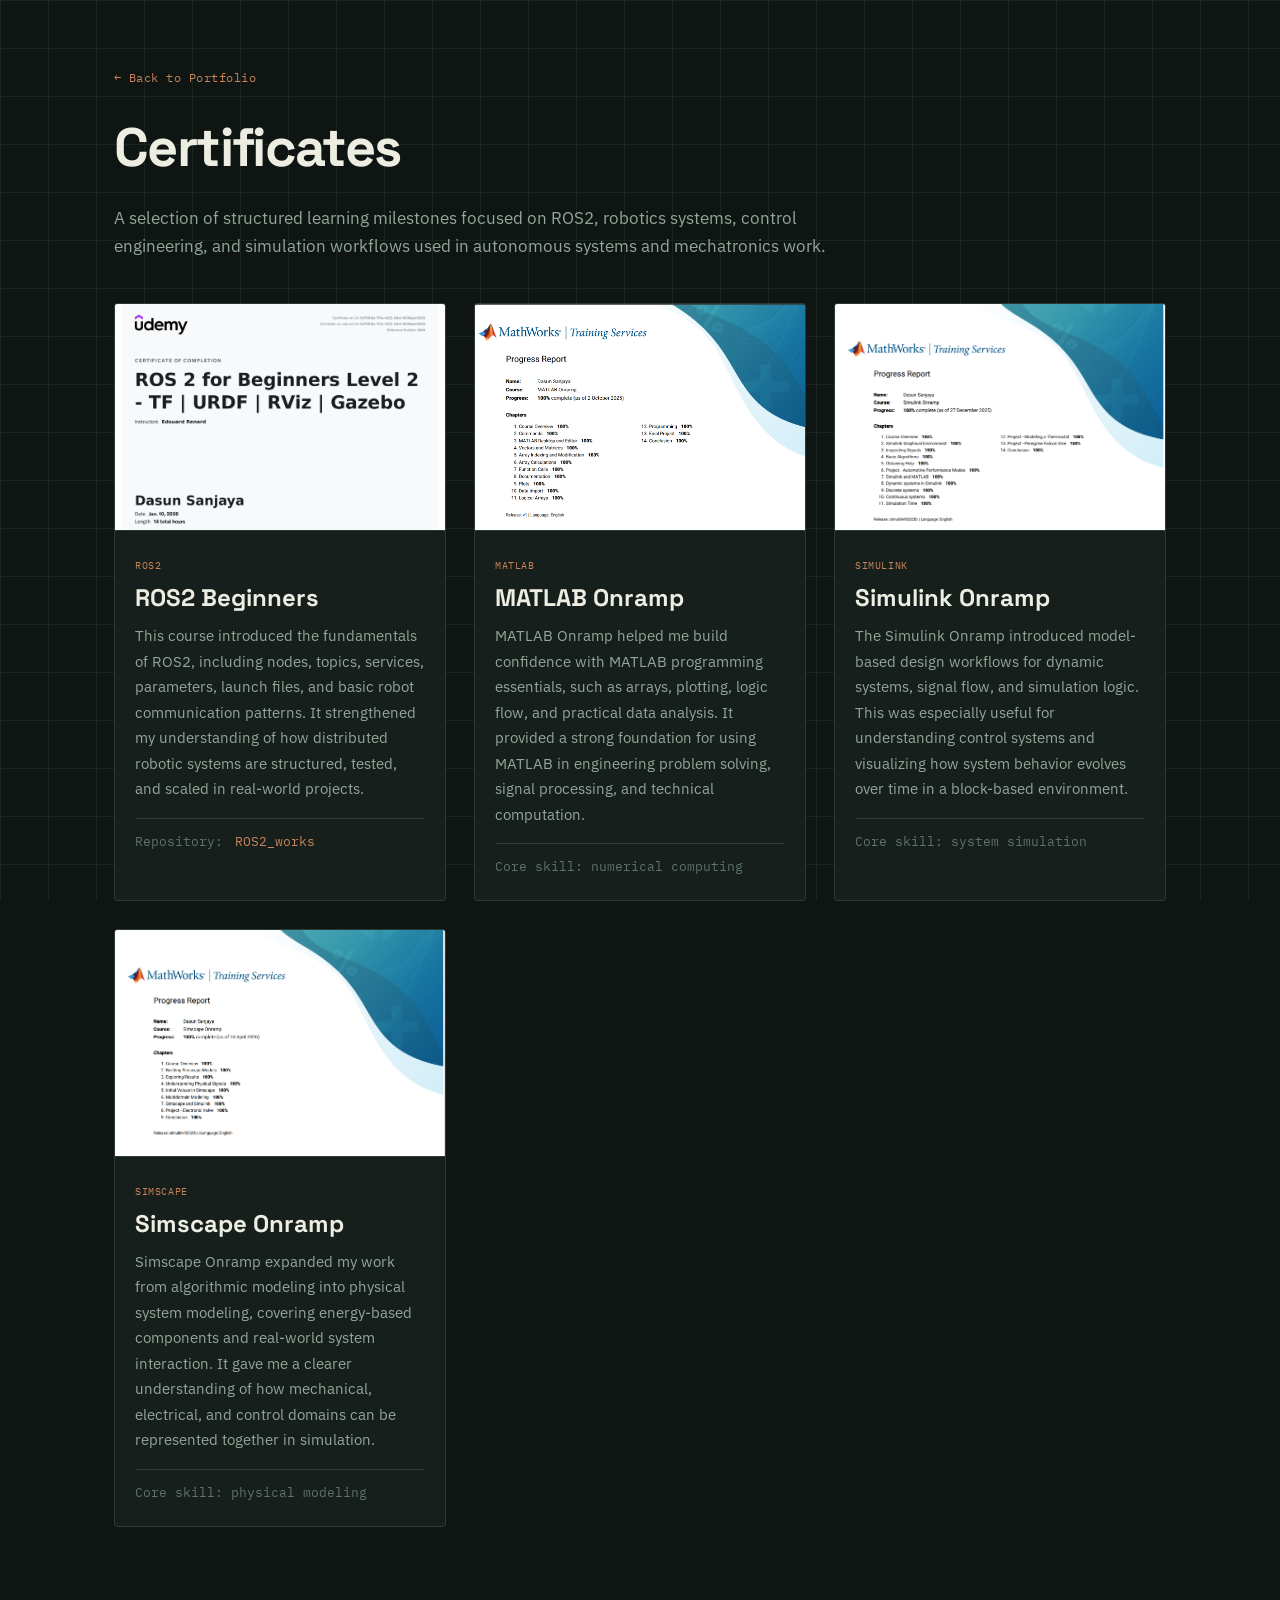
<file: certifications.html>
<!DOCTYPE html>
<html lang="en">
<head>
  <meta charset="UTF-8">
  <meta name="viewport" content="width=device-width, initial-scale=1.0">
  <title>Certifications — Dasun Nimeth Sanjaya</title>
  <meta name="description" content="Certificates and learning milestones in ROS2, MATLAB, Simulink, and Simscape for Dasun Nimeth Sanjaya.">
  <link rel="preconnect" href="https://fonts.googleapis.com">
  <link rel="preconnect" href="https://fonts.gstatic.com" crossorigin>
  <link href="https://fonts.googleapis.com/css2?family=Space+Grotesk:wght@500;600;700&family=IBM+Plex+Sans:wght@400;500;600&family=IBM+Plex+Mono:wght@400;500&display=swap" rel="stylesheet">
  <link rel="stylesheet" href="style.css">
  <style>
    .cert-page {
      max-width: 1100px;
      margin: 0 auto;
      padding: 64px 24px 80px;
    }

    .cert-page__header {
      margin-bottom: 42px;
    }

    .cert-page__back {
      display: inline-flex;
      align-items: center;
      gap: 8px;
      color: var(--copper);
      font-family: var(--font-mono);
      font-size: 12px;
      letter-spacing: 0.04em;
      margin-bottom: 18px;
    }

    .cert-page__title {
      font-size: clamp(32px, 5vw, 54px);
      letter-spacing: -0.03em;
      margin-bottom: 12px;
    }

    .cert-page__intro {
      max-width: 720px;
      color: var(--ink-dim);
      font-size: 17px;
      line-height: 1.7;
    }

    .cert-list {
      display: grid;
      grid-template-columns: repeat(auto-fit, minmax(300px, 1fr));
      gap: 28px;
      margin-top: 32px;
    }

    .cert-card {
      background: var(--bg-1);
      border: 1px solid var(--line);
      border-radius: var(--radius);
      overflow: hidden;
      transition: border-color 0.2s ease, transform 0.2s ease;
    }

    .cert-card:hover {
      border-color: var(--line-bright);
      transform: translateY(-2px);
    }

    .cert-card__image {
      position: relative;
      aspect-ratio: 16 / 11;
      background: var(--bg-2);
      border-bottom: 1px solid var(--line);
      display: flex;
      align-items: center;
      justify-content: center;
      overflow: hidden;
    }

    .cert-card__image img {
      width: 100%;
      height: 100%;
      object-fit: cover;
      display: block;
    }

    .cert-card__image--missing {
      color: var(--ink-dim);
      font-family: var(--font-mono);
      font-size: 11px;
      letter-spacing: 0.05em;
      text-transform: uppercase;
      padding: 18px;
      text-align: center;
      background-image:
        linear-gradient(45deg, var(--bg-1) 25%, transparent 25%),
        linear-gradient(-45deg, var(--bg-1) 25%, transparent 25%),
        linear-gradient(45deg, transparent 75%, var(--bg-1) 75%),
        linear-gradient(-45deg, transparent 75%, var(--bg-1) 75%);
      background-size: 16px 16px;
      background-position: 0 0, 0 8px, 8px -8px, -8px 0px;
    }

    .cert-card__body {
      padding: 20px 20px 24px;
    }

    .cert-card__tag {
      display: inline-block;
      font-family: var(--font-mono);
      font-size: 10px;
      letter-spacing: 0.06em;
      color: var(--copper);
      margin-bottom: 10px;
      text-transform: uppercase;
    }

    .cert-card__title {
      font-size: 24px;
      margin-bottom: 10px;
      line-height: 1.2;
    }

    .cert-card__description {
      color: var(--ink-dim);
      font-size: 15px;
      line-height: 1.7;
      margin-bottom: 16px;
    }

    .cert-card__meta {
      display: flex;
      flex-wrap: wrap;
      gap: 12px;
      align-items: center;
      border-top: 1px solid var(--line);
      padding-top: 12px;
      color: var(--ink-faint);
      font-size: 12.5px;
      font-family: var(--font-mono);
    }

    .cert-card__meta a {
      color: var(--copper);
    }

    @media (max-width: 640px) {
      .cert-page {
        padding-top: 48px;
      }
    }
  </style>
</head>
<body>
  <div class="pcb-grid" aria-hidden="true"></div>

  <main class="cert-page">
    <header class="cert-page__header">
      <a href="index.html" class="cert-page__back mono">← Back to Portfolio</a>
      <h1 class="cert-page__title">Certificates</h1>
      <p class="cert-page__intro">
        A selection of structured learning milestones focused on ROS2, robotics systems,
        control engineering, and simulation workflows used in autonomous systems and mechatronics work.
      </p>
    </header>

    <section class="cert-list" aria-label="Professional certificates">
      <article class="cert-card">
        <div class="cert-card__image">
          <img src="assets/certifications/ROS%202%20for%20Beginners%20Level%202.jpg" alt="ROS2 Beginners certificate">
        </div>
        <div class="cert-card__body">
          <span class="cert-card__tag">ROS2</span>
          <h2 class="cert-card__title">ROS2 Beginners</h2>
          <p class="cert-card__description">
            This course introduced the fundamentals of ROS2, including nodes, topics, services,
            parameters, launch files, and basic robot communication patterns. It strengthened my
            understanding of how distributed robotic systems are structured, tested, and scaled in
            real-world projects.
          </p>
          <div class="cert-card__meta">
            <span>Repository:</span>
            <a href="https://github.com/dasunsanjaya080/ROS2_works" target="_blank" rel="noopener">ROS2_works</a>
          </div>
        </div>
      </article>

      <article class="cert-card">
        <div class="cert-card__image">
          <img src="assets/certifications/matlabonramp.png" alt="MATLAB Onramp certificate">
        </div>
        <div class="cert-card__body">
          <span class="cert-card__tag">MATLAB</span>
          <h2 class="cert-card__title">MATLAB Onramp</h2>
          <p class="cert-card__description">
            MATLAB Onramp helped me build confidence with MATLAB programming essentials, such as arrays,
            plotting, logic flow, and practical data analysis. It provided a strong foundation for using
            MATLAB in engineering problem solving, signal processing, and technical computation.
          </p>
          <div class="cert-card__meta">
            <span>Core skill: numerical computing</span>
          </div>
        </div>
      </article>

      <article class="cert-card">
        <div class="cert-card__image">
          <img src="assets/certifications/simulinkonramp.png" alt="Simulink Onramp certificate">
        </div>
        <div class="cert-card__body">
          <span class="cert-card__tag">Simulink</span>
          <h2 class="cert-card__title">Simulink Onramp</h2>
          <p class="cert-card__description">
            The Simulink Onramp introduced model-based design workflows for dynamic systems, signal flow,
            and simulation logic. This was especially useful for understanding control systems and visualizing
            how system behavior evolves over time in a block-based environment.
          </p>
          <div class="cert-card__meta">
            <span>Core skill: system simulation</span>
          </div>
        </div>
      </article>

      <article class="cert-card">
        <div class="cert-card__image">
          <img src="assets/certifications/simscapeonramp.png" alt="Simscape Onramp certificate">
        </div>
        <div class="cert-card__body">
          <span class="cert-card__tag">Simscape</span>
          <h2 class="cert-card__title">Simscape Onramp</h2>
          <p class="cert-card__description">
            Simscape Onramp expanded my work from algorithmic modeling into physical system modeling,
            covering energy-based components and real-world system interaction. It gave me a clearer
            understanding of how mechanical, electrical, and control domains can be represented together
            in simulation.
          </p>
          <div class="cert-card__meta">
            <span>Core skill: physical modeling</span>
          </div>
        </div>
      </article>
    </section>
  </main>
</body>
</html>
</file>
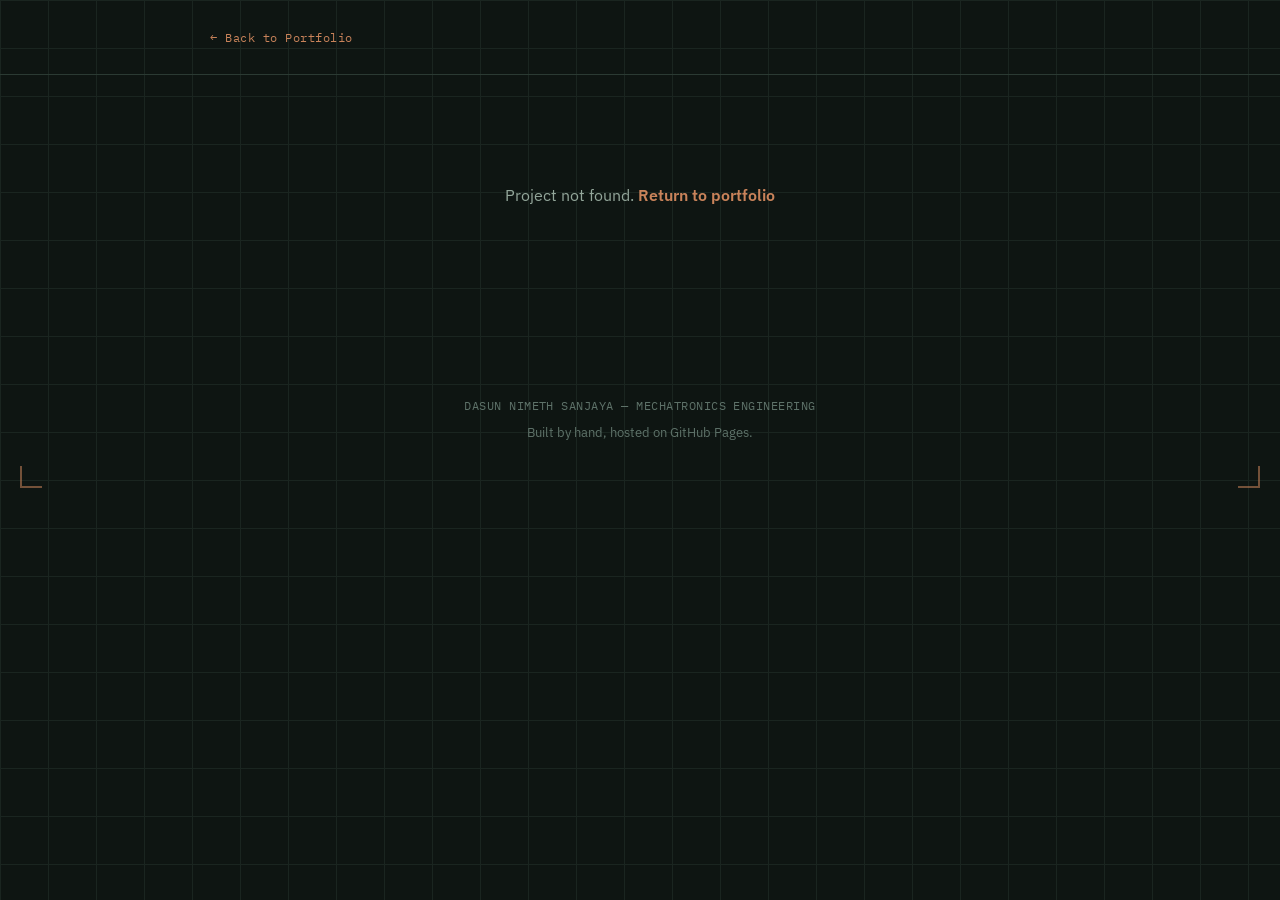
<file: project-detail.html>
<!DOCTYPE html>
<html lang="en">
<head>
  <meta charset="UTF-8">
  <meta name="viewport" content="width=device-width, initial-scale=1.0">
  <title>Project Details — Dasun Nimeth Sanjaya</title>
  <meta name="description" content="Detailed project information and gallery">
  <link rel="preconnect" href="https://fonts.googleapis.com">
  <link rel="preconnect" href="https://fonts.gstatic.com" crossorigin>
  <link href="https://fonts.googleapis.com/css2?family=Space+Grotesk:wght@500;600;700&family=IBM+Plex+Sans:wght@400;500;600&family=IBM+Plex+Mono:wght@400;500&display=swap" rel="stylesheet">
  <link rel="stylesheet" href="style.css">
  <link rel="stylesheet" href="project-detail.css">
</head>
<body>

<!-- background grid + fiducials -->
<div class="pcb-grid" aria-hidden="true"></div>

<header class="detail-header">
  <div class="detail-header__inner">
    <a href="index.html" class="detail-header__back mono">← Back to Portfolio</a>
  </div>
</header>

<main class="detail-main">
  
  <div class="detail-hero" id="detail-hero">
    <!-- injected by project-detail.js -->
  </div>

  <section class="detail-section" id="description-section">
    <div class="detail-section__head">
      <h2>Project Overview</h2>
    </div>
    <p class="detail-description" id="project-description">
      <!-- injected by project-detail.js -->
    </p>
  </section>

  <section class="detail-section" id="specs-section">
    <div class="detail-section__head">
      <h2>Specifications</h2>
    </div>
    <dl class="detail-specs" id="project-specs">
      <!-- injected by project-detail.js -->
    </dl>
  </section>

  <section class="detail-section" id="process-section">
    <div class="detail-section__head">
      <h2>Project Process</h2>
    </div>
    <div class="process-timeline" id="process-timeline">
      <!-- injected by project-detail.js -->
    </div>
  </section>

  <section class="detail-section" id="gallery-section" style="display: none;">
    <div class="detail-section__head">
      <h2>Photo Gallery</h2>
    </div>
    <div class="photo-gallery" id="photo-gallery">
      <!-- injected by project-detail.js -->
    </div>
  </section>

</main>

<footer class="footer">
  <span class="fiducial fiducial--bl" aria-hidden="true"></span>
  <span class="fiducial fiducial--br" aria-hidden="true"></span>
  <div class="footer__inner">
    <p class="mono footer__line">DASUN NIMETH SANJAYA — MECHATRONICS ENGINEERING</p>
    <p class="footer__sub">Built by hand, hosted on GitHub Pages.</p>
  </div>
</footer>

<script src="projects.js"></script>
<script src="project-detail.js"></script>

</body>
</html>
</file>
<file: style.css>
/* ============================================================
   TOKENS
   ============================================================ */
:root {
  --bg-0: #0E1512;
  --bg-1: #161F1B;
  --bg-2: #1D2822;
  --line: #2B3A33;
  --line-bright: #3B4E45;

  --copper: #C9835A;
  --copper-bright: #E2A578;

  --ink: #EDEDE2;
  --ink-dim: #93A69A;
  --ink-faint: #5E7269;

  --font-display: "Space Grotesk", sans-serif;
  --font-body: "IBM Plex Sans", sans-serif;
  --font-mono: "IBM Plex Mono", monospace;

  --radius: 3px;
  --max-w: 1080px;
}

/* ============================================================
   RESET / BASE
   ============================================================ */
* { box-sizing: border-box; }
html { scroll-behavior: smooth; }

body {
  margin: 0;
  background: var(--bg-0);
  color: var(--ink);
  font-family: var(--font-body);
  font-size: 16px;
  line-height: 1.6;
  -webkit-font-smoothing: antialiased;
}

h1, h2, h3 { font-family: var(--font-display); margin: 0; color: var(--ink); }
p { margin: 0; }
a { color: inherit; text-decoration: none; }

.mono { font-family: var(--font-mono); letter-spacing: 0.04em; }

a:focus-visible,
button:focus-visible {
  outline: 2px solid var(--copper-bright);
  outline-offset: 3px;
}

@media (prefers-reduced-motion: reduce) {
  * { animation: none !important; transition: none !important; scroll-behavior: auto !important; }
}

.reveal {
  opacity: 0;
  transform: translateY(24px);
  transition: opacity 0.7s ease, transform 0.7s ease;
}

.reveal.visible {
  opacity: 1;
  transform: translateY(0);
}

/* subtle PCB grid backdrop */
.pcb-grid {
  position: fixed;
  inset: 0;
  z-index: -1;
  background-image:
    linear-gradient(var(--line) 1px, transparent 1px),
    linear-gradient(90deg, var(--line) 1px, transparent 1px);
  background-size: 48px 48px;
  opacity: 0.45;
}

/* ============================================================
   FIDUCIAL MARKS (signature element)
   ============================================================ */
.fiducial {
  position: absolute;
  width: 22px;
  height: 22px;
  border: 2px solid var(--copper);
  opacity: 0.55;
}
.fiducial--tl { top: 20px; left: 20px; border-right: none; border-bottom: none; }
.fiducial--tr { top: 20px; right: 20px; border-left: none; border-bottom: none; }
.fiducial--bl { bottom: 20px; left: 20px; border-right: none; border-top: none; }
.fiducial--br { bottom: 20px; right: 20px; border-left: none; border-top: none; }

.card__fiducial {
  position: absolute;
  width: 14px;
  height: 14px;
  border: 1.5px solid var(--copper);
  opacity: 0;
  transition: opacity 0.25s ease;
}
.card:hover .card__fiducial { opacity: 0.8; }
.card__fiducial--tl { top: 10px; left: 10px; border-right: none; border-bottom: none; }
.card__fiducial--br { bottom: 10px; right: 10px; border-left: none; border-top: none; }

/* ============================================================
   HERO
   ============================================================ */
.hero {
  position: relative;
  border-bottom: 1px solid var(--line);
  padding: 96px 24px 64px;
}

.hero__inner {
  max-width: var(--max-w);
  margin: 0 auto;
}

.eyebrow {
  color: var(--ink-faint);
  font-size: 12px;
  margin-bottom: 20px;
}

.hero__name {
  font-size: clamp(40px, 7vw, 72px);
  font-weight: 700;
  line-height: 1.02;
  letter-spacing: -0.02em;
  animation: fadeUp 0.8s cubic-bezier(.2,.8,.2,1);
}

.hero__role {
  color: var(--copper);
  font-size: 13px;
  margin-top: 18px;
}

.hero__blurb {
  max-width: 560px;
  margin-top: 22px;
  color: var(--ink-dim);
  font-size: 17px;
  animation: fadeUp 0.9s cubic-bezier(.2,.8,.2,1) 0.08s both;
}

/* pin-row / connector strip */
.pin-row {
  display: flex;
  flex-wrap: wrap;
  gap: 14px;
  margin-top: 44px;
  border-top: 1px solid var(--line);
  padding-top: 24px;
}

.pin {
  display: flex;
  align-items: center;
  gap: 8px;
  padding: 8px 14px;
  border: 1px solid var(--line);
  border-radius: var(--radius);
  background: var(--bg-1);
  transition: border-color 0.2s ease, background 0.2s ease, transform 0.25s ease;
}
a.pin:hover {
  border-color: var(--copper);
  background: var(--bg-2);
  transform: translateY(-2px);
}
.pin--static { cursor: default; }

.pin__dot {
  width: 7px;
  height: 7px;
  border-radius: 50%;
  background: var(--copper);
  flex-shrink: 0;
}

.pin__label {
  font-size: 10px;
  color: var(--ink-faint);
}

.pin__value {
  font-size: 13px;
  color: var(--ink);
}

/* ============================================================
   LAYOUT / SECTIONS
   ============================================================ */
main {
  max-width: var(--max-w);
  margin: 0 auto;
  padding: 0 24px;
}

.section {
  padding: 72px 0;
  border-bottom: 1px solid var(--line);
}
.section:last-of-type { border-bottom: none; }

.section__head {
  display: flex;
  align-items: baseline;
  gap: 14px;
  margin-bottom: 32px;
}

.tag {
  font-size: 12px;
  color: var(--copper);
}

.section h2 {
  font-size: 24px;
  font-weight: 600;
}

.about__text {
  max-width: 680px;
  color: var(--ink-dim);
  font-size: 16px;
  line-height: 1.8;
}

.certifications__cta {
  display: flex;
  flex-wrap: wrap;
  align-items: center;
  justify-content: space-between;
  gap: 18px;
  padding: 22px 24px;
  border: 1px solid var(--line);
  border-radius: var(--radius);
  background: linear-gradient(180deg, rgba(201, 131, 90, 0.04), rgba(201, 131, 90, 0.02));
}

.certifications__cta p {
  max-width: 620px;
  color: var(--ink-dim);
  font-size: 16px;
  line-height: 1.7;
}

.button {
  display: inline-flex;
  align-items: center;
  justify-content: center;
  padding: 12px 18px;
  border: 1px solid var(--line);
  border-radius: var(--radius);
  font-family: var(--font-mono);
  font-size: 12px;
  letter-spacing: 0.04em;
  transition: border-color 0.2s ease, background 0.2s ease, transform 0.2s ease;
}

.button:hover {
  border-color: var(--copper);
  background: rgba(201, 131, 90, 0.08);
  transform: translateY(-1px);
}

.button--primary {
  color: var(--ink);
  background: var(--bg-1);
}

@media (max-width: 640px) {
  .certifications__cta {
    align-items: flex-start;
    flex-direction: column;
  }
}

/* ============================================================
   PROJECT CARDS
   ============================================================ */
.project-grid {
  display: grid;
  grid-template-columns: repeat(auto-fill, minmax(320px, 1fr));
  gap: 24px;
}

.card {
  position: relative;
  background: var(--bg-1);
  border: 1px solid var(--line);
  border-radius: var(--radius);
  overflow: hidden;
  display: flex;
  flex-direction: column;
  transition: border-color 0.25s ease, transform 0.25s ease;
}
.card:hover {
  border-color: var(--line-bright);
  transform: translateY(-2px);
}

.card__media {
  aspect-ratio: 16 / 10;
  background: var(--bg-2);
  border-bottom: 1px solid var(--line);
}
.card__media img {
  width: 100%;
  height: 100%;
  object-fit: cover;
  display: block;
}
.card:hover .card__media img {
  transform: scale(1.02);
}

.card__placeholder {
  height: 100%;
  display: flex;
  flex-direction: column;
  align-items: center;
  justify-content: center;
  gap: 6px;
  color: var(--ink-faint);
  background-image:
    linear-gradient(45deg, var(--bg-1) 25%, transparent 25%),
    linear-gradient(-45deg, var(--bg-1) 25%, transparent 25%),
    linear-gradient(45deg, transparent 75%, var(--bg-1) 75%),
    linear-gradient(-45deg, transparent 75%, var(--bg-1) 75%);
  background-size: 16px 16px;
  background-position: 0 0, 0 8px, 8px -8px, -8px 0px;
}
.card__placeholder-hint {
  font-family: var(--font-mono);
  font-size: 10px;
}

.card__body {
  padding: 20px 22px 24px;
  display: flex;
  flex-direction: column;
  gap: 12px;
  flex: 1;
}

.card__top {
  display: flex;
  justify-content: space-between;
  align-items: center;
}

.card__id { font-size: 11px; color: var(--copper); }
.card__tag { font-size: 11px; color: var(--ink-faint); }

.card__title {
  font-size: 19px;
  font-weight: 600;
  line-height: 1.25;
}

.card__title-link {
  color: inherit;
  text-decoration: none;
  cursor: pointer;
  transition: color 0.2s ease;
}

.card__title-link:hover {
  color: var(--copper);
}

.card__summary {
  color: var(--ink-dim);
  font-size: 14px;
  line-height: 1.55;
}

.spec {
  margin: 4px 0 0;
  border-top: 1px solid var(--line);
  padding-top: 12px;
}
.spec__row {
  display: grid;
  grid-template-columns: 74px 1fr;
  gap: 10px;
  padding: 4px 0;
  font-size: 12.5px;
}
.spec__row dt { color: var(--ink-faint); }
.spec__row dd { margin: 0; color: var(--ink); }

.card__links {
  display: flex;
  flex-wrap: wrap;
  gap: 12px 18px;
  margin-top: 6px;
}

.card__link {
  font-size: 13px;
  color: var(--copper);
  align-self: flex-start;
  border-bottom: 1px solid transparent;
}
.card__link:hover { border-bottom-color: var(--copper); }

/* ============================================================
   SKILLS LEGEND
   ============================================================ */
.legend {
  display: flex;
  flex-direction: column;
  border-top: 1px solid var(--line);
}
.legend__row {
  display: grid;
  grid-template-columns: 220px 1fr;
  gap: 16px;
  padding: 14px 0;
  border-bottom: 1px solid var(--line);
}
.legend__group {
  font-size: 12px;
  color: var(--copper);
}
.legend__items {
  font-size: 15px;
  color: var(--ink-dim);
}

@media (max-width: 560px) {
  .legend__row { grid-template-columns: 1fr; gap: 4px; }
}

/* ============================================================
   FOOTER
   ============================================================ */
.footer {
  position: relative;
  padding: 48px 24px 64px;
  text-align: center;
}
.footer__inner { max-width: var(--max-w); margin: 0 auto; }
.footer__line { font-size: 12px; color: var(--ink-faint); }
.footer__sub { margin-top: 8px; font-size: 13px; color: var(--ink-faint); }

/* ============================================================
   ANIMATIONS
   ============================================================ */
@keyframes fadeUp {
  from {
    opacity: 0;
    transform: translateY(16px);
  }
  to {
    opacity: 1;
    transform: translateY(0);
  }
}

/* ============================================================
   RESPONSIVE
   ============================================================ */
@media (max-width: 640px) {
  .hero { padding: 72px 20px 48px; }
  .section { padding: 56px 0; }
  main { padding: 0 20px; }
  .spec__row { grid-template-columns: 64px 1fr; }
}
</file>
<file: project-detail.css>
/* ================================================================
   PROJECT DETAIL PAGE STYLES
   ================================================================ */

/* Detail Header */
.detail-header {
  padding: 24px 0;
  border-bottom: 1px solid var(--line);
  margin-bottom: 48px;
}

.detail-header__inner {
  max-width: 900px;
  margin: 0 auto;
  padding: 0 20px;
}

.detail-header__back {
  color: var(--copper);
  text-decoration: none;
  font-size: 12px;
  letter-spacing: 0.5px;
  transition: opacity 0.2s ease;
  display: inline-block;
}

.detail-header__back:hover {
  opacity: 0.7;
}

/* Main Content */
.detail-main {
  max-width: 900px;
  margin: 0 auto;
  padding: 0 20px 80px;
}

/* Hero Section */
.detail-hero {
  display: grid;
  grid-template-columns: 1fr;
  gap: 40px;
  margin-bottom: 60px;
}

@media (min-width: 800px) {
  .detail-hero {
    grid-template-columns: 1.2fr 0.8fr;
    gap: 60px;
  }
}

.hero-content {
  display: flex;
  flex-direction: column;
  justify-content: center;
}

.hero-header {
  margin-bottom: 20px;
}

.hero-id {
  font-size: 11px;
  color: var(--copper);
  display: block;
  margin-bottom: 8px;
  letter-spacing: 0.5px;
}

.hero-title {
  font-family: var(--font-display);
  font-size: 32px;
  font-weight: 700;
  line-height: 1.2;
  margin: 0;
}

.hero-blurb {
  font-size: 15px;
  line-height: 1.6;
  color: var(--ink-dim);
  margin: 16px 0 0;
}

.hero-image {
  border-radius: 8px;
  overflow: hidden;
  background: var(--bg-faint);
  border: 1px solid var(--line);
}

.hero-image img {
  width: 100%;
  height: auto;
  display: block;
}

/* Detail Sections */
.detail-section {
  margin-bottom: 60px;
  opacity: 0;
  transform: translateY(20px);
  transition: opacity 0.6s ease, transform 0.6s ease;
}

.detail-section.visible {
  opacity: 1;
  transform: translateY(0);
}

.detail-section__head {
  margin-bottom: 24px;
  border-bottom: 2px solid var(--line);
  padding-bottom: 12px;
}

.detail-section__head h2 {
  font-size: 22px;
  font-weight: 600;
  margin: 0;
  color: var(--ink);
}

/* Description */
.detail-description {
  font-size: 15px;
  line-height: 1.7;
  color: var(--ink-dim);
}

/* Specifications */
.detail-specs {
  display: grid;
  gap: 16px;
}

.detail-spec__row {
  display: grid;
  grid-template-columns: 100px 1fr;
  gap: 16px;
  padding-bottom: 12px;
  border-bottom: 1px solid var(--line);
}

.detail-spec__row:last-child {
  border-bottom: none;
  padding-bottom: 0;
}

.detail-spec__row dt {
  font-size: 11px;
  color: var(--copper);
  letter-spacing: 0.5px;
}

.detail-spec__row dd {
  font-size: 14px;
  color: var(--ink);
  margin: 0;
}

/* Process Timeline */
.process-timeline {
  display: flex;
  flex-direction: column;
  gap: 32px;
}

.process-step {
  padding: 24px;
  border: 1px solid var(--line);
  border-radius: 6px;
  background: var(--bg-faint);
  opacity: 0;
  transform: translateY(20px);
  transition: opacity 0.6s ease, transform 0.6s ease;
}

.process-step.visible {
  opacity: 1;
  transform: translateY(0);
}

.process-step__header {
  margin-bottom: 12px;
}

.process-step__number {
  font-size: 10px;
  color: var(--copper);
  letter-spacing: 0.5px;
  display: block;
  margin-bottom: 4px;
}

.process-step__title {
  font-size: 16px;
  font-weight: 600;
  margin: 0;
  color: var(--ink);
}

.process-step__description {
  font-size: 14px;
  line-height: 1.6;
  color: var(--ink-dim);
  margin: 0;
}

/* Photo Gallery */
.photo-gallery {
  display: grid;
  grid-template-columns: repeat(auto-fit, minmax(280px, 1fr));
  gap: 24px;
}

.gallery-item {
  border-radius: 8px;
  overflow: hidden;
  background: var(--bg-faint);
  border: 1px solid var(--line);
  opacity: 0;
  transform: translateY(20px);
  transition: opacity 0.6s ease, transform 0.6s ease;
}

.gallery-item.visible {
  opacity: 1;
  transform: translateY(0);
}

.gallery-item img {
  width: 100%;
  height: 280px;
  object-fit: cover;
  display: block;
}

/* Error Message */
.error-message {
  text-align: center;
  padding: 60px 20px;
}

.error-message p {
  font-size: 16px;
  color: var(--ink-dim);
}

.error-message a {
  color: var(--copper);
  text-decoration: none;
  font-weight: 600;
}

.error-message a:hover {
  text-decoration: underline;
}

/* Responsive */
@media (max-width: 600px) {
  .detail-main {
    padding: 0 16px 60px;
  }

  .detail-section {
    margin-bottom: 40px;
  }

  .detail-section__head h2 {
    font-size: 18px;
  }

  .hero-title {
    font-size: 24px;
  }

  .detail-spec__row {
    grid-template-columns: 80px 1fr;
    gap: 12px;
  }

  .process-step {
    padding: 16px;
  }

  .photo-gallery {
    grid-template-columns: 1fr;
  }

  .gallery-item img {
    height: 200px;
  }
}

/* ================================================================
   CATEGORY PAGE STYLES
   ================================================================ */

.category-section {
  margin-bottom: 60px;
}

.category-grid {
  display: grid;
  grid-template-columns: repeat(auto-fit, minmax(280px, 1fr));
  gap: 24px;
}

.category-card {
  background: var(--bg-1);
  border: 1px solid var(--line);
  border-radius: var(--radius);
  overflow: hidden;
  transition: border-color 0.2s ease, transform 0.2s ease;
}

.category-card:hover {
  border-color: var(--line-bright);
  transform: translateY(-4px);
}

.category-card__media {
  position: relative;
  aspect-ratio: 16 / 10;
  background: var(--bg-2);
  border-bottom: 1px solid var(--line);
  display: flex;
  align-items: center;
  justify-content: center;
  overflow: hidden;
}

.category-card__media img {
  width: 100%;
  height: 100%;
  object-fit: cover;
  display: block;
}

.category-card__placeholder {
  color: var(--ink-dim);
  font-family: var(--font-mono);
  font-size: 11px;
  letter-spacing: 0.05em;
  text-transform: uppercase;
  padding: 18px;
  text-align: center;
  background-image:
    linear-gradient(45deg, var(--bg-1) 25%, transparent 25%),
    linear-gradient(-45deg, var(--bg-1) 25%, transparent 25%),
    linear-gradient(45deg, transparent 75%, var(--bg-1) 75%),
    linear-gradient(-45deg, transparent 75%, var(--bg-1) 75%);
  background-size: 16px 16px;
  background-position: 0 0, 0 8px, 8px -8px, -8px 0px;
}

.category-card__body {
  padding: 18px;
}

.category-card__id {
  font-size: 10px;
  color: var(--copper);
  display: block;
  margin-bottom: 6px;
  letter-spacing: 0.5px;
}

.category-card__title {
  font-family: var(--font-display);
  font-size: 16px;
  font-weight: 600;
  margin: 0 0 10px;
  line-height: 1.3;
}

.category-card__summary {
  font-size: 13px;
  line-height: 1.5;
  color: var(--ink-dim);
  margin: 0 0 12px;
}

.category-card__meta {
  display: flex;
  flex-direction: column;
  gap: 6px;
  margin-bottom: 12px;
  font-size: 11px;
  color: var(--ink-dim);
  letter-spacing: 0.3px;
}

.category-card__link {
  display: inline-block;
  font-size: 12px;
  color: var(--copper);
  text-decoration: none;
  font-weight: 600;
  transition: opacity 0.2s ease;
}

.category-card__link:hover {
  opacity: 0.7;
}

@media (max-width: 600px) {
  .category-grid {
    grid-template-columns: 1fr;
  }

  .category-card__title {
    font-size: 14px;
  }

  .category-card__summary {
    font-size: 12px;
  }
}
</file>
